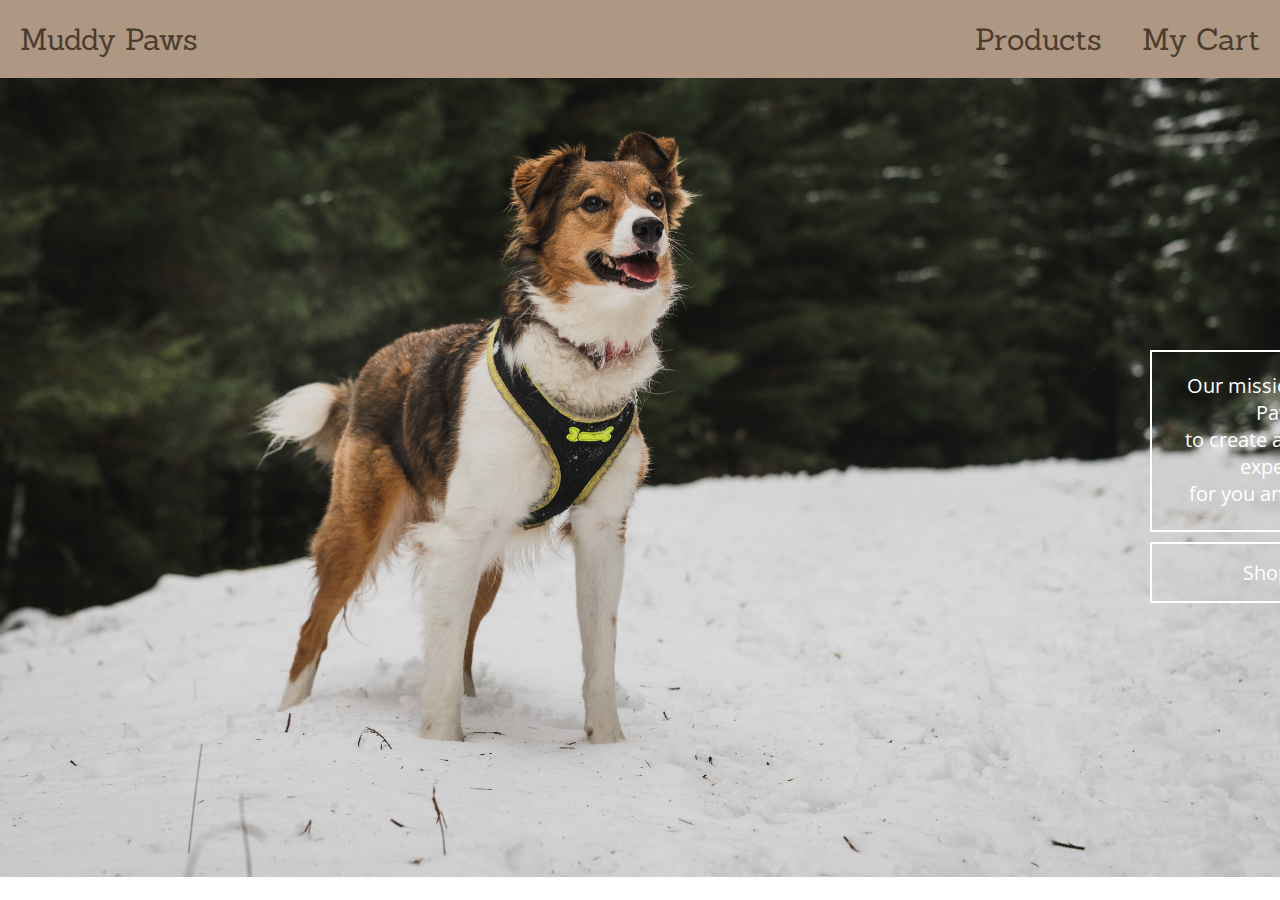
<file: assignment5/index.html>
<!DOCTYPE html>

<html>
  <head>
    <link rel="stylesheet" type="text/css" href="mainstyle.css">
    <link href="https://fonts.googleapis.com/css?family=Open+Sans|Sanchez&display=swap" rel="stylesheet">
    <title>Muddy Paws</title>
  </head>

  <body>
    <ul class="nav">
      <li class="logo"><a href="index.html">Muddy Paws</a></li>
      <li class="navitem"><a href="cart.html">My Cart</a></li>
      <li class="navitem"><a href="productgallery.html">Products</a></li>
    </ul>

    <div class="mission">
    Our mission at Muddy Paws is<br>to create a memorable experience<br>for you and your pets.
    </div>

    <div class="buttonlink">
      <a href="productgallery.html">Shop Now</a>
    </div>

    <div class="headerimg">
      <img class="header" src="images/dogheader.jpg" alt="Dog with harness">
    </div>
  </body>
</html>
</file>
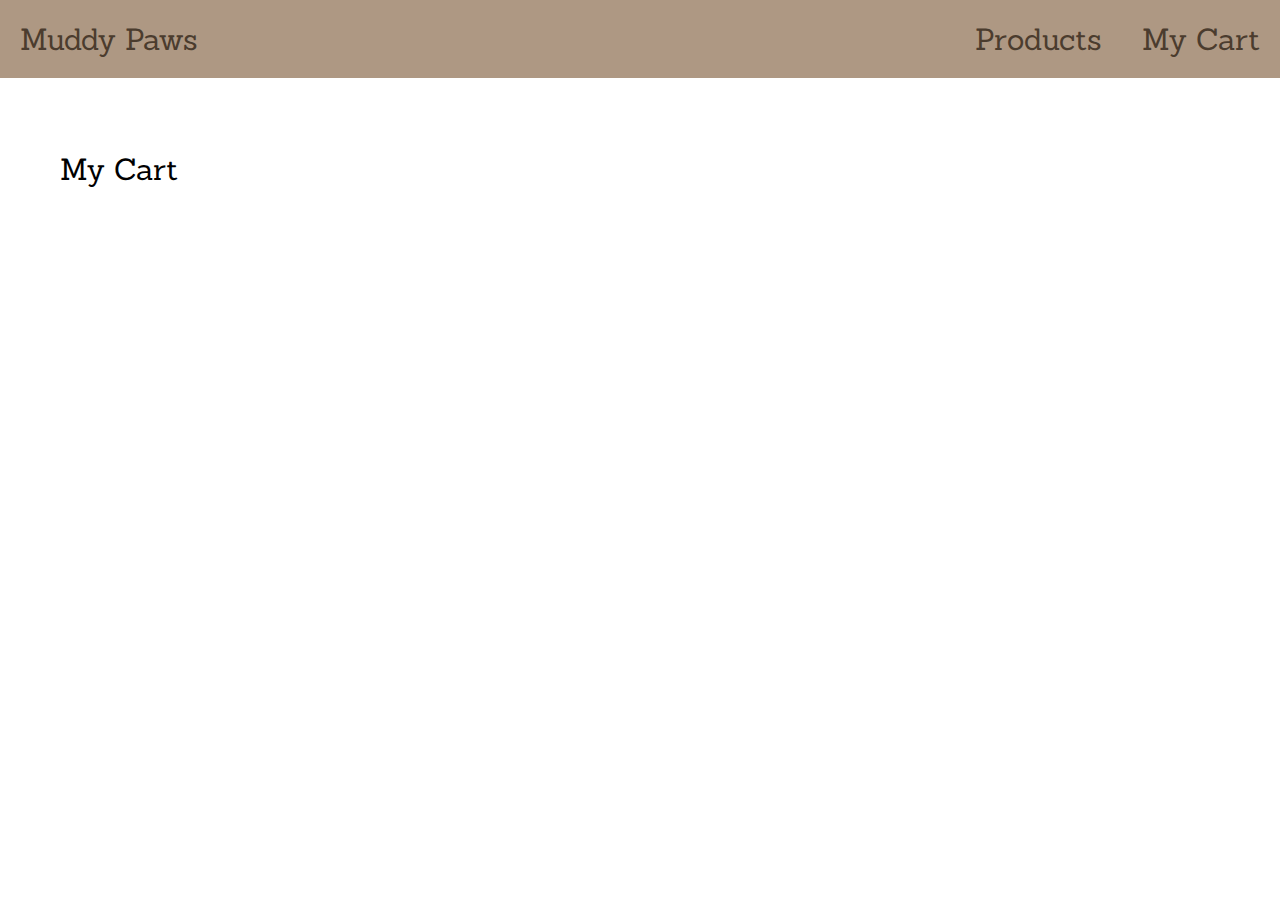
<file: assignment5/cart.html>
<!DOCTYPE html>

<html>
  <head>
    <link rel="stylesheet" type="text/css" href="mainstyle.css">
    <link href="https://fonts.googleapis.com/css?family=Open+Sans|Sanchez&display=swap" rel="stylesheet">
    <title>Muddy Paws</title>
  </head>

  <body>
    <ul class="nav">
      <li class="logo"><a href="index.html">Muddy Paws</a></li>
      <li class="navitem"><a href="cart.html">My Cart</a></li>
      <li class="navitem"><a href="productgallery.html">Products</a></li>
    </ul>

    <div class="featured">
      My Cart
    </div>

  </body>
</file>
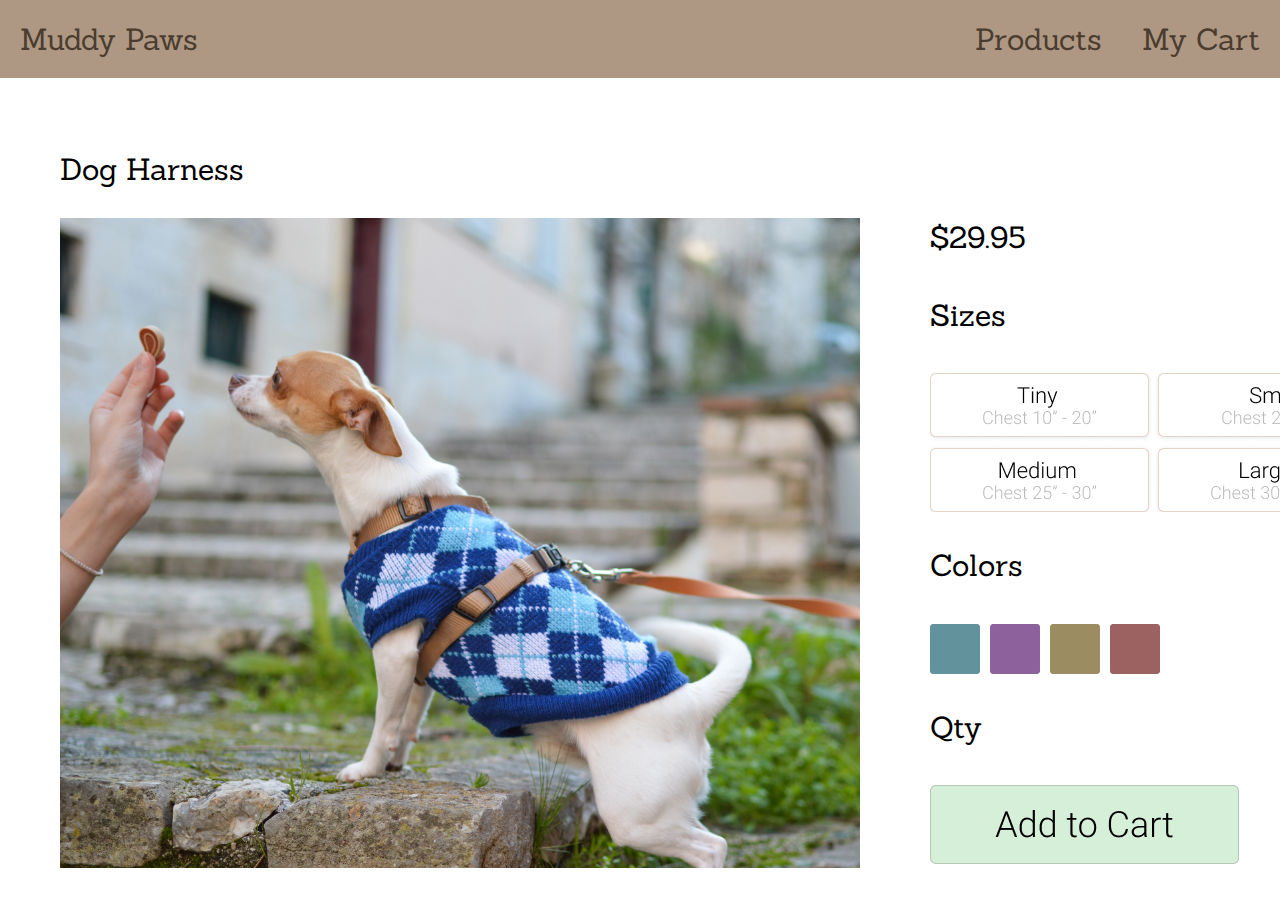
<file: assignment5/details.html>
<!DOCTYPE html>

<html>
  <head>
    <link rel="stylesheet" type="text/css" href="mainstyle.css">
    <link href="https://fonts.googleapis.com/css?family=Open+Sans|Sanchez&display=swap" rel="stylesheet">
    <title>Muddy Paws</title>
  </head>
  <body>
    <ul class="nav">
      <li class="logo"><a href="index.html">Muddy Paws</a></li>
      <li class="navitem"><a href="cart.html">My Cart</a></li>
      <li class="navitem"><a href="productgallery.html">Products</a></li>
    </ul>

    <div class="featured">
      Dog Harness
    </div>

    <div class="detailgrid">
      <div class="detailpic">
        <img class="resize2" src="images/dogharness1.jpg">
      </div>

      <div class="detailtext">
        $29.95
      </div>

      <div class="detailtext">
        Sizes
      </div>

      <div>
        <img src="images/sizes.png">
      </div>

      <div class="detailtext">
        Colors
      </div>

      <div>
        <img src="images/colors.png">
      </div>

      <div class="detailtext">
        Qty
      </div>

      <div>
        <img src="images/cartbutton.png">
      </div>
    </div>
</file>
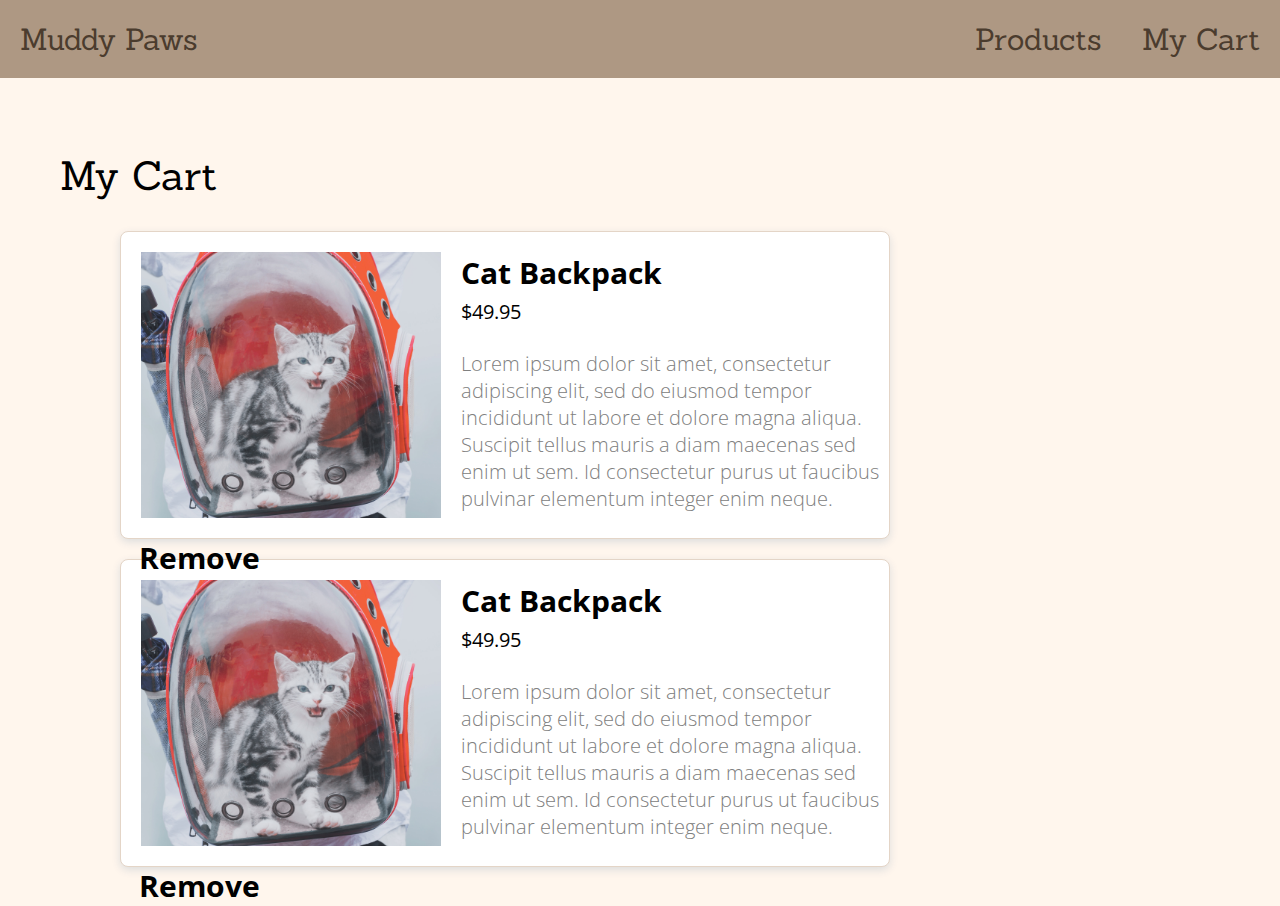
<file: assignment6/cart.html>
<!DOCTYPE html>

<html>
  <head>
    <link rel="stylesheet" type="text/css" href="mainstyle.css">
    <link href="https://fonts.googleapis.com/css?family=Open+Sans|Sanchez&display=swap" rel="stylesheet">
    <title>Muddy Paws</title>
  </head>

  <body>
    <ul class="nav">
      <li class="logo"><a href="index.html">Muddy Paws</a></li>
      <li class="navitem">
        <a href="cart.html">My Cart</a>
        <a id="cartcount"></a></li>
      <li class="navitem"><a href="productgallery.html">Products</a></li>
    </ul>

<!--header-->
    <div class="featured">
      My Cart
    </div>

    <div class="cartGrid">

<!--card 1-->
      <div class="cartProductCard">
        <a href="details.html" class="detaillink">
        <div class="cartCardInnerGrid">
          <div class="cardimg">
            <img class="resize" src="images/catbackpack.jpg" alt="Cat in carrier">
          </div>
          <div class="cartCardTitle">
            Cat Backpack
          </div>
          <div class="cardprice">
            $49.95
          </div>
          <div class="cartCardInfo">
            Lorem ipsum dolor sit amet, consectetur adipiscing elit, sed do eiusmod tempor incididunt ut labore et dolore magna aliqua. Suscipit tellus mauris a diam maecenas sed enim ut sem. Id consectetur purus ut faucibus pulvinar elementum integer enim neque.
          </div>
        </a>
        <p class="cartCardTitle" id="card1">Remove</p>
        </div>
      </div>

<!--card 2-->
      <div class="cartProductCard"><a href="details.html" class="detaillink">
        <div class="cartCardInnerGrid">
          <div class="cardimg">
            <img class="resize" src="images/catbackpack.jpg" alt="Cat in carrier">
          </div>
          <div class="cartCardTitle">
            Cat Backpack
          </div>
          <div class="cardprice">
            $49.95
          </div>
          <div class="cartCardInfo">
            Lorem ipsum dolor sit amet, consectetur adipiscing elit, sed do eiusmod tempor incididunt ut labore et dolore magna aliqua. Suscipit tellus mauris a diam maecenas sed enim ut sem. Id consectetur purus ut faucibus pulvinar elementum integer enim neque.
          </div>
        </a>
        <p class="cartCardTitle" id="card2">Remove</p>
        </div>
      </div>

    </div>
    <script src="mainfunc.js" type="text/javascript"></script>
  </body>
  </html>
</file>
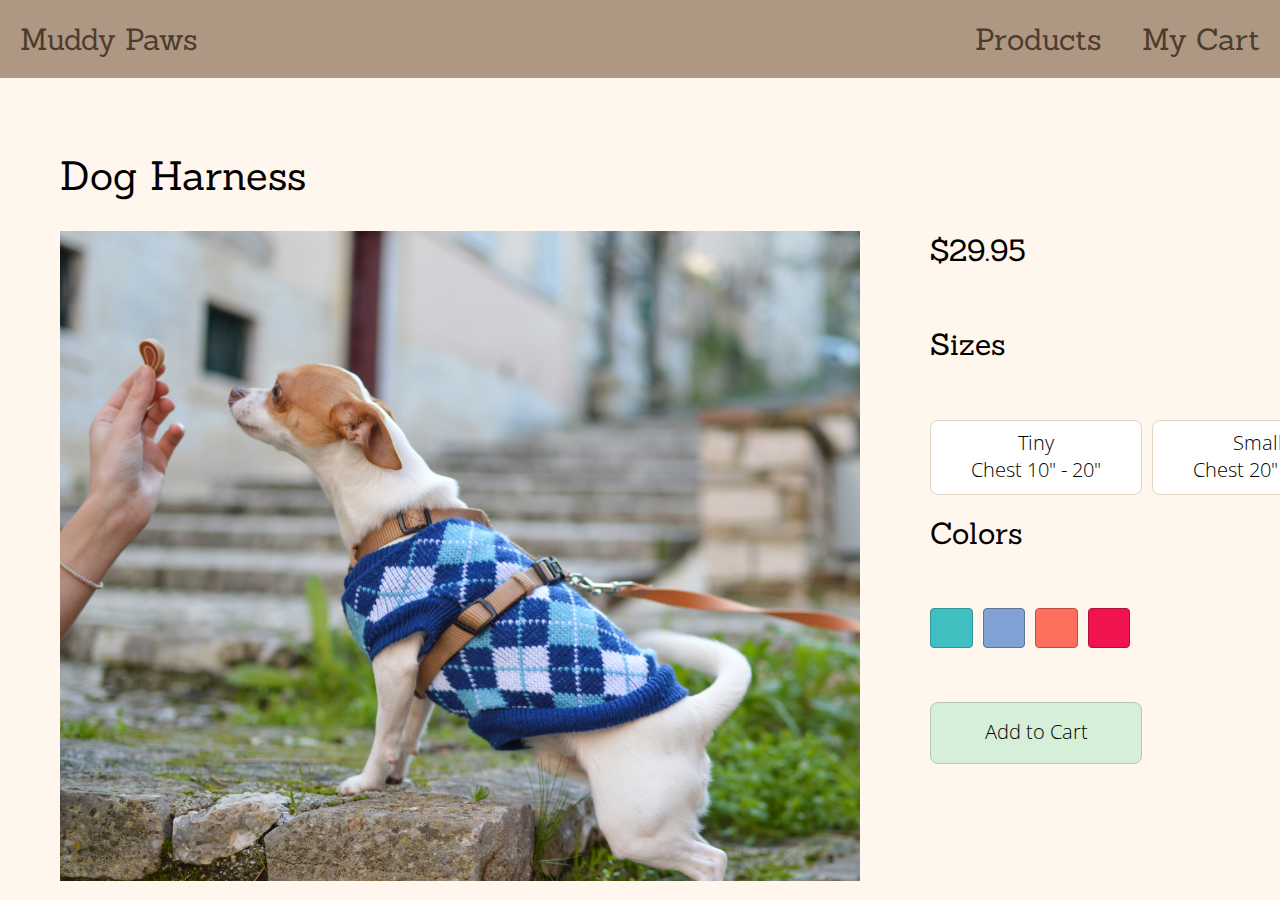
<file: assignment6/details.html>
<!DOCTYPE html>

<html>
  <head>
    <link rel="stylesheet" type="text/css" href="mainstyle.css">
    <link href="https://fonts.googleapis.com/css?family=Open+Sans|Sanchez&display=swap" rel="stylesheet">
    <title>Muddy Paws</title>
  </head>
  <body>
    <ul class="nav">
      <li class="logo"><a href="index.html">Muddy Paws</a></li>
      <li class="navitem">
        <a href="cart.html">My Cart</a>
        <a id="cartcount"></a>
      </li>
      <li class="navitem"><a href="productgallery.html">Products</a></li>
    </ul>

    <div class="featured">
      Dog Harness
    </div>

<!--detail page grid-->
    <div class="detailgrid">
      <div class="detailpic">
        <img class="resize2" src="images/dogharness1.jpg">
      </div>

      <div class="detailtext">
        $29.95
      </div>

      <div class="detailtext">
        Sizes
      </div>

<!--size grid + boxes-->
      <div class="detailSizeGrid" id="light">
        <div id="button1">
          Tiny <br>
          Chest 10" - 20"
        </div>

        <div id="button2">
          Small <br>
          Chest 20" - 25"
        </div>

        <div id="button3">
          Medium <br>
          Chest 25" - 30"
        </div>

        <div id="button4">
          Large <br>
          Chest 30" - 40"
        </div>

      </div>
<!--color select-->
      <div class="detailtext">
        Colors
      </div>

      <div class="detailcolorgrid" id="colorgrid">
        <div class="detailcolors1" id="detailcolorselect1">
        </div>

        <div class="detailcolors2" id="detailcolorselect2">
        </div>

        <div class="detailcolors3" id="detailcolorselect3">
        </div>

        <div class="detailcolors4" id="detailcolorselect4">
        </div>
      </div>

<!--quantity select--><!--
      <div class="detailtext">
        Qty
        <input type="number" name="Qty" min="1" max="10" id="qty">
      </div>
-->
      <div class = "detailsButton" id = "cartButton" onclick="changeCartText()">
        Add to Cart
      </div>

    </div>
    <script src="mainfunc.js" type="text/javascript"></script>
  </body>
</file>
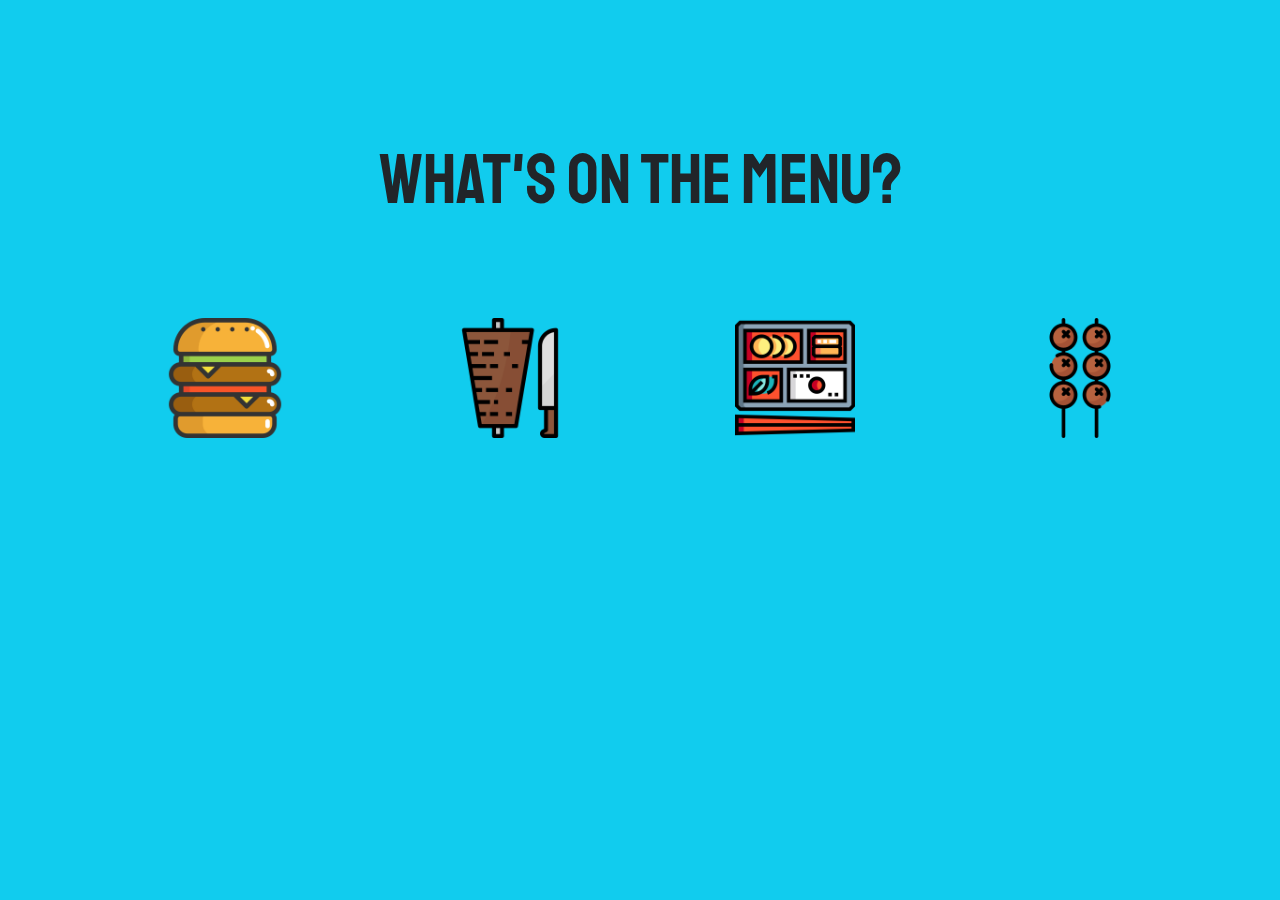
<file: puifinal/main.html>
<!doctype html>
<html lang="en">

  <head>
    <!-- Required meta tags -->
    <meta charset="utf-8">
    <meta name="viewport" content="width=device-width, initial-scale=1, shrink-to-fit=no">

    <!-- Bootstrap CSS -->
    <link rel="stylesheet" href="https://maxcdn.bootstrapcdn.com/bootstrap/4.0.0/css/bootstrap.min.css" integrity="sha384-Gn5384xqQ1aoWXA+058RXPxPg6fy4IWvTNh0E263XmFcJlSAwiGgFAW/dAiS6JXm" crossorigin="anonymous">
    <!-- My CSS -->
    <link rel="stylesheet" type="text/css" href="assets/css/styles.css">
    <link href="https://fonts.googleapis.com/css?family=Poppins:200,300,400,500,700,900&display=swap" rel="stylesheet">
    <link href="https://fonts.googleapis.com/css?family=Staatliches&display=swap" rel="stylesheet">
    <!-- typed css -->
    <!-- <link href="typed/demos.css" rel="stylesheet"/> -->

    <title>What's on the Menu?</title>

  </head>

  <body>

    <!-- bento dropdown menu -->
    <div id="bentoDropdown" class="dropdown">
      <!-- bento icon -->
      <img class="bentoicon" src="assets/pics/bentoicon.png">
      <div class="dropdownHolder">
        <!-- bento header + text -->
        <h2 class="menuHeader">Bento menus</h2>
        <p class="menuText">Bento menus are named for the bento box appearance of both the icon and the menus contained within. Bento icons show
          squares arranged in a three-by-three grid to reflect the organization of the items in these menus. Items are organized in a grid
          with icons for each. This type of menu saves some space, but requires some specific dimensions because of the more square nature
          of the organization grid. This type of menu is used less often than hamburger style menus in mobile, but can be seen a bit more
          in desktop and tablet applications where space is not as limited.
        </p>
      </div>
    </div>

    <!-- doner dropdown menu -->
    <div id="donerDropdown" class="dropdown">
      <!-- doner icon -->
      <img class="donericon" src="assets/pics/donericon.png">
      <div class="dropdownHolder">
        <!-- doner header + text -->
        <h2 class="menuHeader">Döner menus</h2>
        <p class="menuText">The Döner menu is named for the inverted cone-shaped icon, reminiscent of döner
          kebab, which involves cooking meat on a vertical rotisserie next to a heating element and shaving
          off slices as the meat cooks.
          <br><br>The icon itself is used to indicate a filter; similar to a hamburger menu, the lines
          indicate a list, and the inverted cone shape indicates a shrinking set of information. These menus are
          utilized in mobile, tablet, and desktop sizes as they are not used specifically to save space.
        </p>
      </div>
    </div>

    <!-- header text + typed.js grid -->
    <div class="container-fluid mainGrid">
      <div class="row">
        <div class="col-lg">
          <!-- header question -->
          <div class="mainQuestion">
          What's on the menu?
          </div>
        </div>
      </div>
      <div class="row">
        <div class="col-sm">
        </div>
        <div class="col-sm">
          <!-- typed.js -->
          <div class="type-wrap">
          <span id="typed5" class="headText" style="white-space:pre;"></span>
          </div>
        </div>
        <div class="col-sm">
        </div>
      </div>

      <!-- clickable icons grid -->
      <div class="container">
        <div class="row">
          <div class="col-sm">
            <!-- hamburger -->
            <img class="foodIcon" id="hamburgerOpen" src="assets/pics/burg.png">
          </div>
          <div class="col-sm">
            <!-- doner -->
            <img class="foodIcon" id="donerBtn" src="assets/pics/doner.png">
          </div>
          <div class="col-sm">
            <!-- bento -->
            <img class="foodIcon" id="bentoBtn" src="assets/pics/bento.png">
          </div>
          <div class="col-sm">
            <!-- kebab -->
            <img class="foodIcon" id="kebabOpen" src="assets/pics/kebab.png">
          </div>
        </div>
      </div>
    </div>

    <!-- hamburger menu info panels -->
    <div id="mySidebar" class="menu"></div>
    <div id="sidebarTwo" class="menu2"></div>
    <div id="sidebarThree" class="menu3">
      <!-- burger icon -->
      <img class="burgIcon" src="assets/pics/burgicon.png">
      <!-- burger header + text -->
      <h2 class="hamburgerHeader menuHeader">Hamburger Menus</h2>
      <div class="paragraphHolder">
        <p class="menuText">Hamburger menus are named for the buttons that activate them, which are themselves named because of their shape's similarity to
          the food, are a way of hiding a menu while saving space in a crowded interface. The resemblance was likely unintentional, borne of
          the need for an icon to represent a list of menu items.
          <br><br>The hamburger icon originated for a different purpose, but was adapted when the need arose for
          saving space on newer, smaller screens while maintaining the same amount of information.
        </p>
      </div>
    </div>

    <!-- kebab menu info panels -->
    <div id="kebabMenu" class="kebabPanel"></div>
    <div id="kebabMenuTwo" class="kebabPanelTwo"></div>
    <div id="kebabMenuThree" class="kebabPanelThree">
      <!-- kebab icon -->
      <img class="kebabIcon" src="assets/pics/kebabicon.png">
      <!-- kebab header + text -->
      <h2 class="hamburgerHeader menuHeader">Kebab Menus</h2>
      <div class="paragraphHolder">
        <p class="menuText">Kebab menu icons are named for the resemblance to what is colloquially referred to as
          a kebab, but really refers to any skewered meat. This icon is similar to the hamburger icon, in that it
          was introduced to save space in increasingly smaller screens. Unlike the hamburger icon, however, which
          indicates a list of options, this icon represents additional options than what is being shown, but
          that are not as essential and thus can be hidden until they are needed. Kebab icons are generally
          considered interchangeable with "meatball" icons, which also utilize three dots, except aligned horizontally
          rather than vertically.
        </p>
      </div>
    </div>


    <!-- Optional JavaScript -->
    <!-- jQuery first, then Popper.js, then Bootstrap JS -->
    <script src="https://code.jquery.com/jquery-3.4.1.js" integrity="sha256-WpOohJOqMqqyKL9FccASB9O0KwACQJpFTUBLTYOVvVU=" crossorigin="anonymous"></script>
    <script src="https://cdnjs.cloudflare.com/ajax/libs/popper.js/1.12.9/umd/popper.min.js" integrity="sha384-ApNbgh9B+Y1QKtv3Rn7W3mgPxhU9K/ScQsAP7hUibX39j7fakFPskvXusvfa0b4Q" crossorigin="anonymous"></script>
    <script src="https://maxcdn.bootstrapcdn.com/bootstrap/4.0.0/js/bootstrap.min.js" integrity="sha384-JZR6Spejh4U02d8jOt6vLEHfe/JQGiRRSQQxSfFWpi1MquVdAyjUar5+76PVCmYl" crossorigin="anonymous"></script>

    <!-- typed.js -->
    <script src="assets/typed/typed.js" type="text/javascript"></script>
    <script src="assets/typed/demos.js"></script>

    <!-- My JS -->
    <script src="assets/javascript/mainfunc.js"></script>

  </body>
</html>
</file>
<file: assignment5/mainstyle.css>
/** {
   border: 1px solid red !important;
}*/

/*w3schools offered assistance with many of the concepts included!*/

* {
  margin: 0;
  padding: 0;
}

.nav {
  list-style-type: none;
  position: fixed;
  display: inline;
  font-family: 'Sanchez', serif;
  font-size: 30px;
  background-color: #AE9883;
  width: 100%;
  top: 0;
  z-index: 5;
}

.logo {
  float: left;
  padding: 20px;
  /*width: 100%;*/
}

.navitem {
  float:right;
  padding: 20px;
}

li a {
  text-decoration: none;
  color: #4B3C2E;
}

.buttonlink>a {
  text-decoration: none;
  color: white;
}

.mission {
  font-family: 'Open Sans', sans-serif;
  text-align: center;
  font-size: 20px;
  width: 20%;
  margin-top: 350px;
  margin-left: 1150px;
  padding: 20px 10px 23px 10px;
  color: white;
  position: relative;
  z-index: 1;
  border: 2px solid white;
}

.buttonlink a {
  font-family: 'Open Sans', sans-serif;
  text-align: center;
  width: 20%;
  font-size: 20px;
  position: fixed;
  display: block;
  border: 2px solid white;
  margin: 10px 0 0 1150px;
  padding: 15px 10px 15px 10px;
}

.buttonlink>a:hover {
  background-color: rgba(255,255,255,0.2)
}

.header {
  width: 100%;
  z-index: -3;
}

.headerimg {
  width: 100%;
  max-height: 1000px;
  margin-top: -509px;
  overflow: hidden;
}

.featured {
  font-family: 'Sanchez', serif;
  font-size: 30px;
  margin: 150px 0 30px 60px;
}

.shopby {
  font-family: 'Sanchez', serif;
  font-size: 30px;
  margin: 150px 0 60px 0;
  text-align: center;
}

.productcard {
  width: 340px;
  border: 1px solid #E4D5C7;
  border-radius: 8px;
  margin: 0 20px 20px 60px;
  box-shadow: 0 3px 8px #dddddd;
}

.cardimg {
  max-width: 300px;
  overflow: hidden;
  text-indent: -18%;
  margin: 20px 0 0 20px;
}

.resize {
  width: 400px;
  height: auto;
}

.cardtext {
  font-family: 'Open Sans', sans-serif;
  font-weight: 700;
  font-size: 20px;
  margin: 5px 0px 5px 18px;
}

.cardprice {
  font-family: 'Open Sans', sans-serif;
  font-weight: 400;
  font-size: 20px;
  margin: 5px 0px 5px 18px;
}

.cardrating {
  margin: 0 0 10px 20px;
}

.grid {
  height: auto;
  width: 100%;
  display: grid;
  grid-template-columns: 25% 25% 25% 25%;
}

.shopbygrid {
  height: auto;
  width: 100%;
  display: grid;
  grid-template-columns: 1fr 2fr 2fr 2fr 1fr;
}

.shoptypea {
  max-width: 400px;
  max-height: 400px;
  overflow: hidden;
  border-radius: 50%;
  text-indent: -10%;
  grid-column: 2;
}

.shoptypeb {
  max-width: 400px;
  max-height: 400px;
  overflow: hidden;
  border-radius: 50%;
  text-indent: -15%;
  grid-column: 3;
}

.shoptypec {
  max-width: 400px;
  max-height: 400px;
  overflow: hidden;
  border-radius: 50%;
  text-indent: -30%;
  grid-column: 4;
}

.shoptypeimg {
  width: 600px;
  height: auto;
}

.detailgrid {
  display: grid;
  height: 650px;
  width: 80%;
  margin-left: 60px;
  grid-template-columns: 800px auto;
  grid-template-rows: repeat(7, 1fr);
  grid-column-gap: 70px;
  grid-row-gap: 30px;
}

.detaillink {
  text-decoration: none;
  color: black;
}

.resize2 {
  width: 1000px;
  height: auto;
}

.detailpic {
  max-width: 800px;
  overflow: hidden;
  grid-row: 1 / 8;
}

.detailtext {
  font-family: 'Sanchez', serif;
  font-size: 30px;
  grid-column: 2;
}
</file>
<file: assignment6/mainstyle.css>
/** {
   border: 1px solid red !important;
}

/*w3schools offered assistance with many of the concepts included!*/

* {
  margin: 0;
  padding: 0;
}

body {
  background-color: #FFF6ED;
}

.nav {
  list-style-type: none;
  position: fixed;
  display: inline;
  font-family: 'Sanchez', serif;
  font-size: 30px;
  background-color: #AE9883;
  width: 100%;
  top: 0;
  z-index: 5;
}

.logo {
  float: left;
  padding: 20px;
  /*width: 100%;*/
}

.navitem {
  float:right;
  padding: 20px;
}

li a {
  text-decoration: none;
  color: #4B3C2E;
}

.buttonlink>a {
  text-decoration: none;
  color: white;
}

.mission {
  font-family: 'Open Sans', sans-serif;
  text-align: center;
  font-size: 20px;
  width: 20%;
  margin-top: 350px;
  margin-left: 1150px;
  padding: 20px 10px 23px 10px;
  color: white;
  position: relative;
  z-index: 1;
  border: 2px solid white;
}

.buttonlink a {
  font-family: 'Open Sans', sans-serif;
  text-align: center;
  width: 20%;
  font-size: 20px;
  position: fixed;
  display: block;
  border: 2px solid white;
  margin: 10px 0 0 1150px;
  padding: 15px 10px 15px 10px;
}

.buttonlink>a:hover {
  background-color: rgba(255,255,255,0.2);
}

.header {
  width: 100%;
  z-index: -3;
}

.headerimg {
  width: 100%;
  max-height: 1000px;
  margin-top: -509px;
  overflow: hidden;
}

.featured {
  font-family: 'Sanchez', serif;
  font-size: 40px;
  margin: 150px 0 30px 60px;
}

.shopby {
  font-family: 'Sanchez', serif;
  font-size: 30px;
  margin: 150px 0 60px 0;
  text-align: center;
}

.productcard {
  width: 340px;
  border: 1px solid #E4D5C7;
  border-radius: 8px;
  margin: 0 20px 20px 60px;
  box-shadow: 0 3px 8px #dddddd;
  background-color: #ffffff;
}

/*img does not need to float here but does in cart*/
.cardimg {
  max-width: 300px;
  overflow: hidden;
  text-indent: -18%;
  margin: 20px 20px 0 20px;
  float: left;
}

.resize {
  width: 400px;
  height: auto;
}

.cardtext {
  font-family: 'Open Sans', sans-serif;
  font-weight: 700;
  font-size: 20px;
  margin: 5px 0px 5px 18px;
}

.cardprice {
  font-family: 'Open Sans', sans-serif;
  font-weight: 400;
  font-size: 20px;
  margin: 5px 0px 5px 18px;
}

.cardrating {
  margin: 0 0 10px 20px;
}

.grid {
  height: auto;
  width: 100%;
  display: grid;
  grid-template-columns: 25% 25% 25% 25%;
}

.shopbygrid {
  height: auto;
  width: 100%;
  display: grid;
  grid-template-columns: 1fr 2fr 2fr 2fr 1fr;
}

.shoptypea {
  max-width: 400px;
  max-height: 400px;
  overflow: hidden;
  border-radius: 50%;
  text-indent: -10%;
  grid-column: 2;
}

.shoptypeb {
  max-width: 400px;
  max-height: 400px;
  overflow: hidden;
  border-radius: 50%;
  text-indent: -15%;
  grid-column: 3;
}

.shoptypec {
  max-width: 400px;
  max-height: 400px;
  overflow: hidden;
  border-radius: 50%;
  text-indent: -30%;
  grid-column: 4;
}

.shoptypeimg {
  width: 600px;
  height: auto;
}

.detailgrid {
  display: grid;
  height: 650px;
  width: 80%;
  margin-left: 60px;
  grid-template-columns: 800px auto;
  grid-template-rows: repeat(7, 1fr);
  grid-column-gap: 70px;
  grid-row-gap: 10px;
}

.detaillink {
  text-decoration: none;
  color: black;
}

.resize2 {
  width: 1000px;
  height: auto;
}

.detailpic {
  max-width: 800px;
  overflow: hidden;
  grid-row: 1 / 8;
}

.detailtext {
  font-family: 'Sanchez', serif;
  font-size: 30px;
  grid-column: 2;
}

/*set grid for cart items*/
.cartGrid {
  height: auto;
  width: 80%;
  margin-left: 60px;
  grid-template-columns: repeat(3, 1fr);
  grid-row-gap: 30px;
  grid-column-gap: 70px;
}

/*set style for cart item cards*/
.cartProductCard {
  width: 75%;
  height: 306px;
  grid-area: 1 / 1 / 1 / span 2;
  border: 1px solid #E4D5C7;
  border-radius: 8px;
  margin: 0 20px 20px 60px;
  box-shadow: 0 3px 8px #dddddd;
  background-color: #ffffff;
}

#card1{
  font-size: 30px;
  cursor: pointer;
}

#card2 {
  font-size: 30px;
  cursor: pointer;
}

.cartCardTitle {
  font-family: 'Open Sans', sans-serif;
  font-weight: 700;
  font-size: 30px;
  margin: 0px 0px 5px 18px;
  padding-top: 20px;
}

.cartCardInfo {
  font-family: 'Open Sans', sans-serif;
  font-weight: 300;
  font-size: 20px;
  color: grey;
  margin: 0px 0px 5px 18px;
  padding-top: 20px;
}

/*details page sizes grid*/
.detailSizeGrid {
  display: grid;
  height: auto;
  width: 820px;
  grid-template-columns: repeat(4, 1fr);
  grid-template-rows: 1;
  grid-gap: 10px;
  font-weight: 200;
  font-size: 20px;
}

.detailSizeGrid > div {
  font-family: 'Open Sans', sans-serif;
  padding: 8px 5px 5px 5px;
  border-radius: 8px;
  background-color: #ffffff;
  text-align: center;
  width: 200px;
  height: 60px;
  border: 1px solid #E4D5C7;
}

.detailSizeGrid > div:hover {
  border: 2px solid #E4D5C7;
  box-shadow: 0 3px 8px #dddddd;
  cursor: pointer;
}

/*set each div to its own section of grid*/
#button1 {
  grid-column: 1 / span 1;
}

#button2 {
  grid-column: 2 / span 1;
}

#button3 {
  grid-column: 3 / span 1;
}

#button4 {
  grid-column: 4 / span 1;
}

.highlightbutton{
 font-weight: 800;
 border: 2px solid #E4D5C7 !important;
 box-shadow: 0 3px 8px #dddddd;
}

.detailsButton {
  font-family: 'Open Sans', sans-serif;
  padding: 15px 5px 5px 5px;
  border-radius: 8px;
  background-color: #d6efd9;
  text-align: center;
  width: 200px;
  height: 40px;
  border: 1px solid #B5C7B7;
  font-size: 20px;
  font-weight: 200;
}

.detailsButton:hover {
  border: 2px solid #B5C7B7;
  box-shadow: 0 3px 8px #dddddd;
  cursor: pointer;
}

.detailcolorgrid {
  display: grid;
  height: 40px;
  width: 200px;
  grid-template-columns: repeat(4, 1fr);
  grid-template-rows: 1;
  grid-gap: 10px;
}

.detailcolors1 {
  border-radius: 4px;
  background-color: #40BFC1;
  border: 1px solid #2E989A;
}

.detailcolors1:hover {
  border: 2px solid #2E989A;
  box-shadow: 0 3px 8px #dddddd;
}

.detailcolors2 {
  border-radius: 4px;
  background-color: #80A1D4;
  border: 1px solid #5F7699;
}

.detailcolors2:hover {
  border: 2px solid #5F7699;
  box-shadow: 0 3px 8px #dddddd;
}

.detailcolors3 {
  border-radius: 4px;
  background-color: #FF6F5E;
  border: 1px solid #BA4F43;
}

.detailcolors3:hover {
  border: 2px solid #BA4F43;
  box-shadow: 0 3px 8px #dddddd;
}

.detailcolors4 {
  border-radius: 4px;
  background-color: #f0134d;
  border: 1px solid #AE113A;
}

.detailcolors4:hover {
  border: 2px solid #AE113A;
  box-shadow: 0 3px 8px #dddddd;
}

.highlightcolorbutton1 {
  border: 2px solid #2E989A;
  box-shadow: 0 3px 8px #dddddd;
  border-radius: 4px;
  background-color: #40BFC1;
}

.highlightcolorbutton2 {
  border: 2px solid #5F7699;
  box-shadow: 0 3px 8px #dddddd;
  border-radius: 4px;
  background-color: #80A1D4;
}

.highlightcolorbutton3 {
  border: 2px solid #BA4F43;
  box-shadow: 0 3px 8px #dddddd;
  border-radius: 4px;
  background-color: #FF6F5E;
}

.highlightcolorbutton4 {
  border: 2px solid #AE113A;
  box-shadow: 0 3px 8px #dddddd;
  border-radius: 4px;
  background-color: #f0134d;
}
</file>
<file: puifinal/assets/css/styles.css>
/* * {
  border: 1px solid red;
} */

body {
  background: #1ce;
  overflow: hidden;
}

/* header text style */
.mainQuestion {
  font-family: 'Staatliches', sans-serif;
  font-size: 70px;
}

/* typed.js style */
.headText {
  font-family: 'Poppins', sans-serif;
  font-size: 40px;
  font-weight: 200;
}

/* main page food icon style */
.foodIcon {
  height: 120px;
  padding-left: 20%;
  padding-right: 10%;
  transition: transform .2s;
  cursor: pointer;
}

/* food icon hover transform */
.foodIcon:hover {
  transform: scale(1.2)
}

/* set grid spacing */
.mainGrid {
  margin-top: 10%;
}

/* row style */
.row {
  height: 95px;
  text-align: center;
}

/* set slide out menu header style */
.hamburgerHeader {
  margin-top: 40px;
  margin-left: 40px;
}

/* set menu header text style */
.menuHeader {
  font-family: 'Poppins', sans-serif;
  font-weight: 700;
  font-size: 20px;
  color: white;
  text-transform: uppercase;
}

/* set style for div holding p text */
.paragraphHolder {
  width: 300px;
  margin-left: 10%;
}

/* set style for actual paragraph text */
.menuText {
  font-family: 'Poppins', sans-serif;
  font-weight: 200;
  font-size: 16px;
  color: white;
  text-align: left;
}

/* overall hamburger menu styling */
.menu, .menu2, .menu3 {
  height: 200px;
  width: 400px;
  height: 100%;
  position: absolute;
  left: -400px;
  top: 0;
}

/* hamburger panel specific background colors */
.menu {
  background: #1ce;
}

.menu2 {
  background: #096E80;
}

.menu3 {
  background: #043740;
}

/* hamburger icon specific styles */
.burgIcon {
  margin-top: 15%;
  margin-left: 10%;
  margin-bottom: 7%;
}

/* kebab panels common styles */
.kebabPanel, .kebabPanelTwo, .kebabPanelThree {
  left: 100%;
  height: 200px;
  width: 400px;
  height: 100%;
  position: absolute;
  top: 0;
}

/* kebab panels specifics */
.kebabPanel {
  background-color: #1ce;
}

.kebabPanelTwo {
  background: #096E80;
}

.kebabPanelThree {
  background: #043740;
}

/* in menu kebab icon style */
.kebabIcon {
  margin-top: 13%;
  margin-left: 10%;
  margin-bottom: 5%;
}

/* actual dropdown area */
.dropdown {
  width: 100%;
  background-color: #043740;
  display: none;
  padding-top: 3%;
  padding-bottom: 2%;
}

/* holds dropdown text */
.dropdownHolder {
  width: 30%;
  margin-left: 4%;
  display: inline-block;
}

/* in menu bento/doner icon styles */
.bentoicon, .donericon {
  float: left;
  margin-left: 25%;
  margin-top: 3%;
}
</file>
<file: puifinal/typed/demos.css>
@import url(https://fonts.googleapis.com/css?family=Ubuntu:400,500);

*{
	padding:0;
	margin:0;
}

body{
	font-family: "Ubuntu", sans-serif;
	font-size: 100%;
	background:#f8f8f8;
}

a{
	text-decoration: none;
	color:#666;
}
a:hover{
	color:#999;
}

button {
	padding: 10px;
	border-radius: 3px;
	background: #E0E0E0;
	border: #CCC 1px solid;
}

p{
	line-height: 2em;
	margin:0 0 20px;
	text-align: center;
}

hr{
	border: 0;
	border-bottom: #CCC 2px solid;
	margin: 30px auto;
}

.title{
	font-size: 4em;
}

.wrap{
	max-width: 600px;
	margin:50px auto;
}

.type-wrap{
	margin:10px auto;
	padding:20px;
	background:#f0f0f0;
	border-radius:5px;
	border:#CCC 1px solid;
}

.links{
	margin:20px 0;
	font-size: 0.75em;
}
</file>
